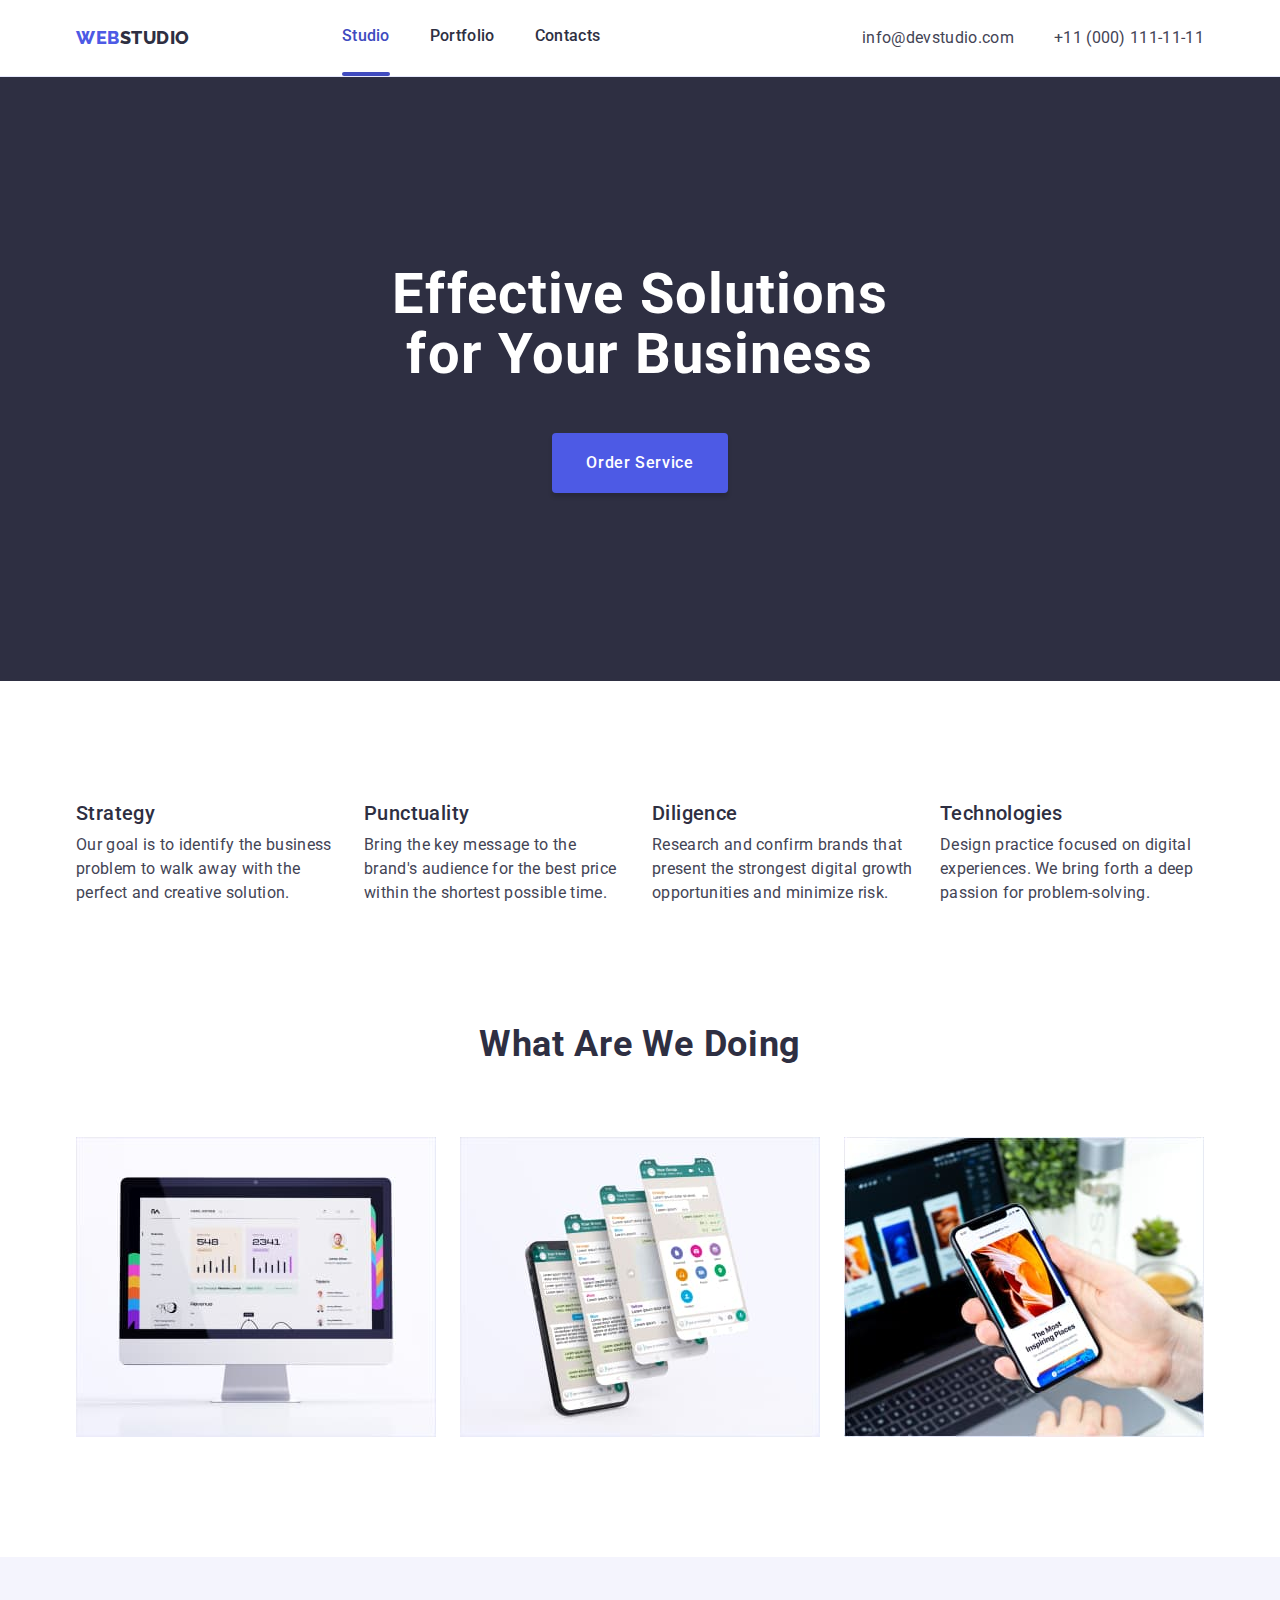
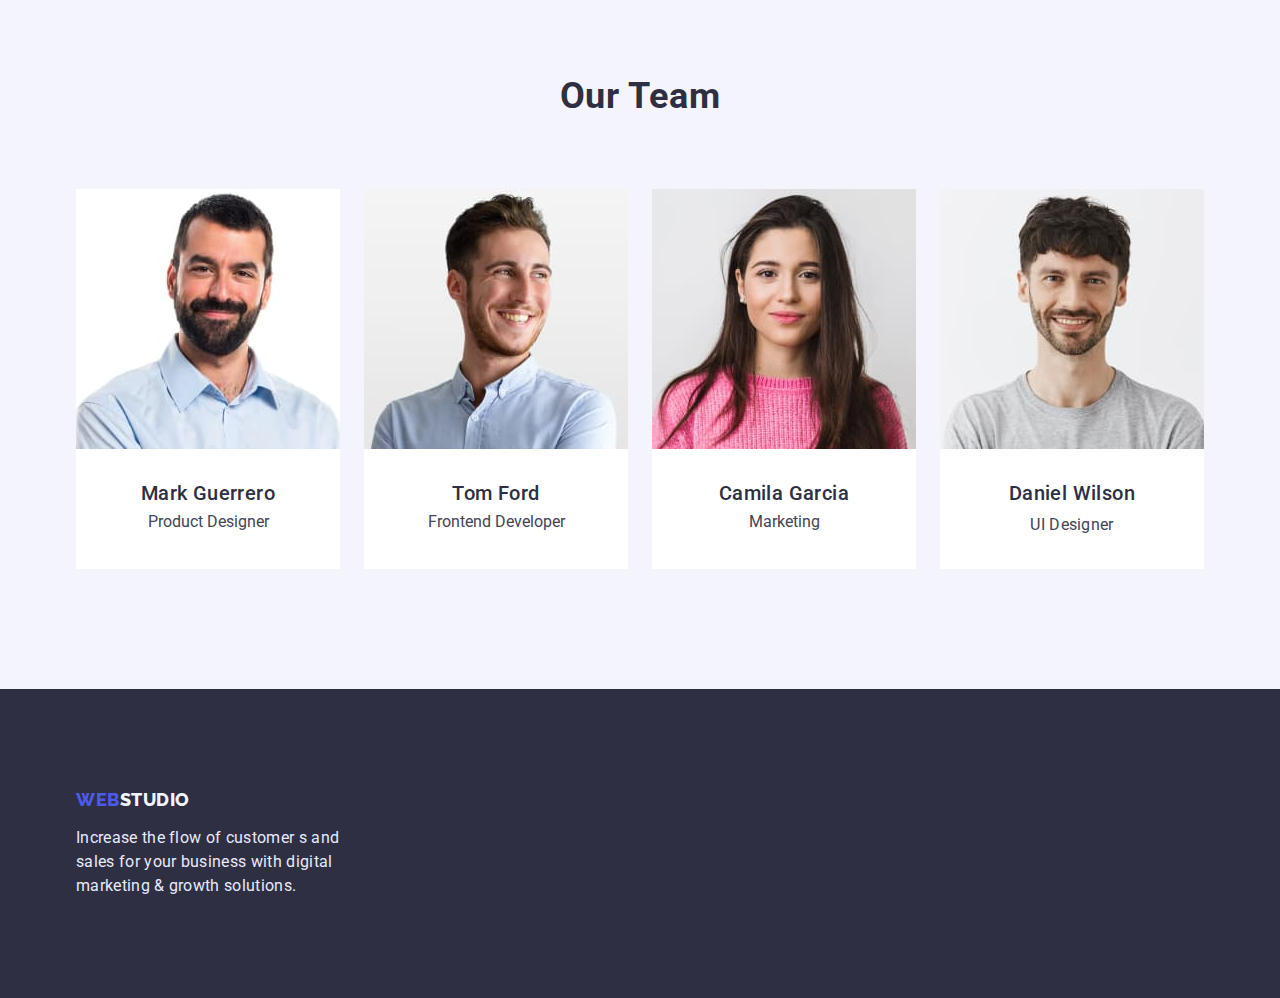
<file: index.html>
<!DOCTYPE html>
<html lang="en">
  <head>
    <meta charset="UTF-8" />
    <meta http-equiv="X-UA-Compatible" content="IE=edge" />
    <meta name="viewport" content="width=device-width, initial-scale=1.0" />
    <title>WebStudio</title>
    <link rel="preconnect" href="https://fonts.googleapis.com" />
    <link rel="preconnect" href="https://fonts.gstatic.com" crossorigin />
    <link
      href="https://fonts.googleapis.com/css2?family=Raleway:wght@800&family=Roboto:wght@400;500;700&display=swap"
      rel="stylesheet"
    />
    <!--  нормалізатор -->
    <link
      rel="stylesheet"
      href="https://cdnjs.cloudflare.com/ajax/libs/modern-normalize/1.1.0/modern-normalize.css"
      integrity="sha512-Y0MM+V6ymRKN2zStTqzQ227DWhhp4Mzdo6gnlRnuaNCbc+YN/ZH0sBCLTM4M0oSy9c9VKiCvd4Jk44aCLrNS5Q=="
      crossorigin="anonymous"
      referrerpolicy="no-referrer"
    />
    <link rel="stylesheet" href="./css/styles.css" />
  </head>

  <body>
    <header class="header">
      <div class="container header-container">
        <!--LOGO and navigation-->
        <nav class="nav">
          <a class="logo link" href="./index.html">
            <span class="logo-blue">Web</span>Studio</a
          >
          <!-- nav menu   -->
          <ul class="nav-menu list">
            <li class="nav-menu-item current">
              <a  href="./index.html" class="nav-link link current-link" 
                >Studio</a
              >
            </li>

            <li class="nav-menu-item">
              <a class="nav-link link" href="./portfolio.html">Portfolio</a>
            </li>
            <li class="nav-menu-item">
              <a class="nav-link link" href=" ">Contacts</a>
            </li>
          </ul>
        </nav>
        <!--Contacts  email & phone-->
        <address>
          <ul class="address list">
            <li>
              <a class="address-link link" href="mailto:info@devstudio.com"
                >info@devstudio.com</a
              >
            </li>
            <li>
              <a class="address-link link" href="tel:+110001111111"
                >+11 (000) 111-11-11</a
              >
            </li>
          </ul>
        </address>
      </div>
    </header>

    <main>
      <!--The HERO section-->
      <section class="hero section">
        <div class="container">
          <h1 class="hero-title">Effective Solutions for Your Business</h1>
        <button class="hero-button" type="button">Order Service</button>
        </div>
        
      </section>

      <!--list of  solutions-->
      <section class="solutions section">
        <div class="container solution-container">
          <h2 class="visually-hidden">solutions</h2>
          <ul class="solution-list list">
            <li class="solution-item">
              <h3 class="section-subtitle">Strategy</h3>
              <p class="section-text">
                Our goal is to identify the business problem to walk away with
                the perfect and creative solution.
              </p>
            </li>
            <li class="solution-item">
              <h3 class="section-subtitle">Punctuality</h3>
              <p class="section-text">
                Bring the key message to the brand's audience for the best price
                within the shortest possible time.
              </p>
            </li>
            <li class="solution-item">
              <h3 class="section-subtitle">Diligence</h3>
              <p class="section-text">
                Research and confirm brands that present the strongest digital
                growth opportunities and minimize risk.
              </p>
            </li>
            <li class="solution-item">
              <h3 class="section-subtitle">Technologies</h3>
              <p class="section-text">
                Design practice focused on digital experiences. We bring forth a
                deep passion for problem-solving.
              </p>
            </li>
            </ul>
        </div>
      </section>
      <!--What are we doing-->
      <section class="galeria section">
        <div class="container">
          <h2 class="section-title">What are we doing</h2>
          <ul class="galeria-list list">
            <li class="galeria-item">
              <img
                src="./images/what-are-we-doing/imaccomputer.jpg"
                alt="IMac Computer"
                width="360"
                height="300"
              />
            </li>
            <li class="galeria-item">
            
              <img
                src="./images/what-are-we-doing/smartphone.jpg"
                alt="Smartphone"
                width="360"
                height="300"
              />
            </li>
            <li class="galeria-item"> 
            
              <img
                src="./images/what-are-we-doing/laptopsmartphone.jpg"
                alt="laptop & smartphone"
                width="360"
                height="300"
              />
            </li>
          </ul>
        </div>
      </section>
      <!-- Our Team -->
      <section class="team section">
        <div class="container">
          <h2 class="section-title">Our Team</h2>
          <ul class="team-list list">
            <li class="team-member">
              <img
                src="./images/our-team/markguerrero.jpg"
                alt="Mark Guerrero  ProductDesigner"
                width="264"
                height="260"
              />
              <div class="team-members-name">
                <h3 class="section-subtitle">Mark Guerrero</h3>
                <p class="sectionst-text">Product Designer</p>
              </div>
            </li>
            <li class="team-member">
              <img
                src="./images/our-team/tomford.jpg"
                alt="Tom Ford
            Frontend Developer"
                width="264"
                height="260"
              />
              <div class="team-members-name">
                <h3 class="section-subtitle">Tom Ford</h3>
                <p class="sectionst-text">Frontend Developer</p>
              </div>
            </li>
            <li class="team-member">
              <img
                src="./images/our-team/camilagarcia.jpg"
                alt="Camila Garcia
            Marketing"
                width="264"
                height="260"
              />
              <div class="team-members-name">
                <h3 class="section-subtitle">Camila Garcia</h3>
                <p class="sectionst-text">Marketing</p>
              </div>
            </li>
            <li class="team-member">
              <img
                src="./images/our-team/danielwilson.jpg"
                alt="Daniel Wilson
            UI Designer"
                width="264"
                height="260"
              />
              <div class="team-members-name"><h3 class="section-subtitle">Daniel Wilson</h3>
              <p class="section-text">UI Designer</p>
            </div>
              
            </li>
        </div>
      </section>
    </main>

    <footer class="footer">
      <div class="container">
        <a class="footer-logo link" href="./index.html">
          <span class="logo-blue">Web</span>Studio</a
        >
        <p class="footer-text">
          Increase the flow of customer s and sales for your business with
          digital marketing & growth solutions.
        </p>
      </div>
    </footer>
  </body>
</html>
</file>
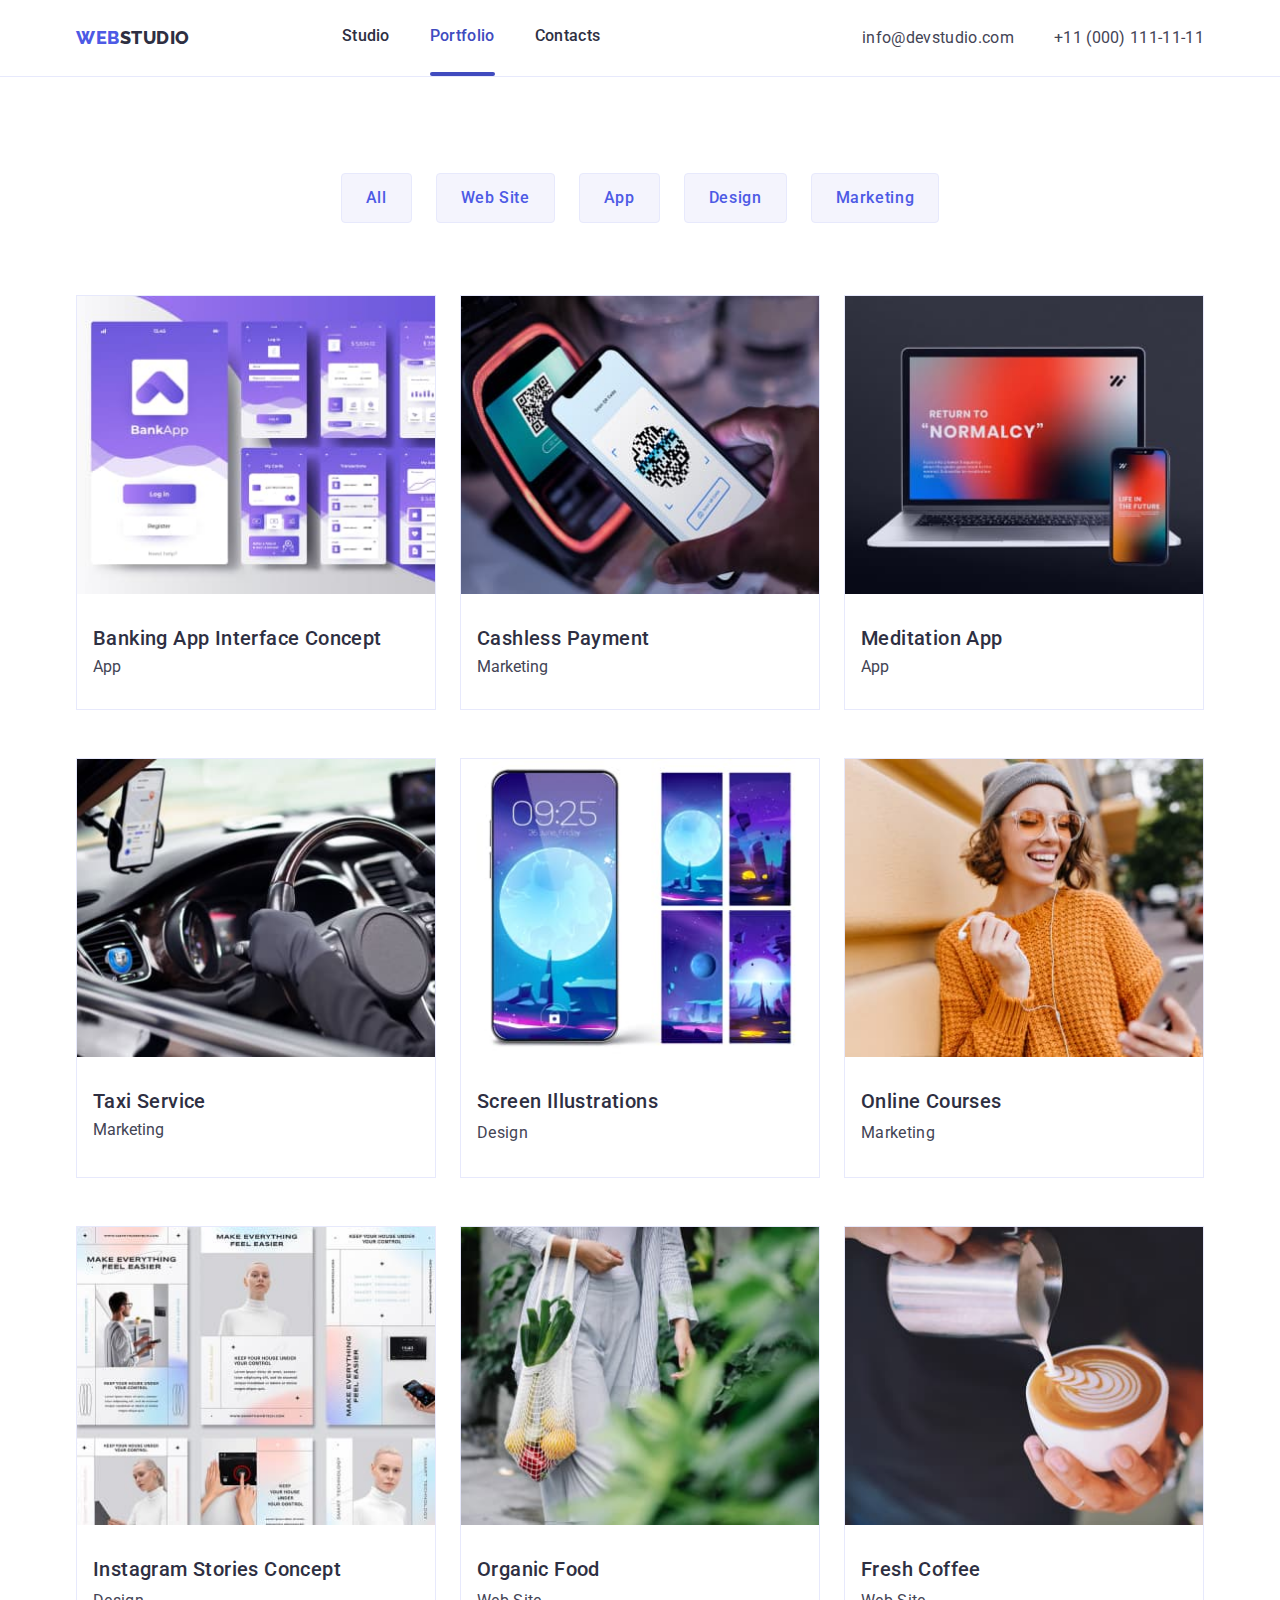
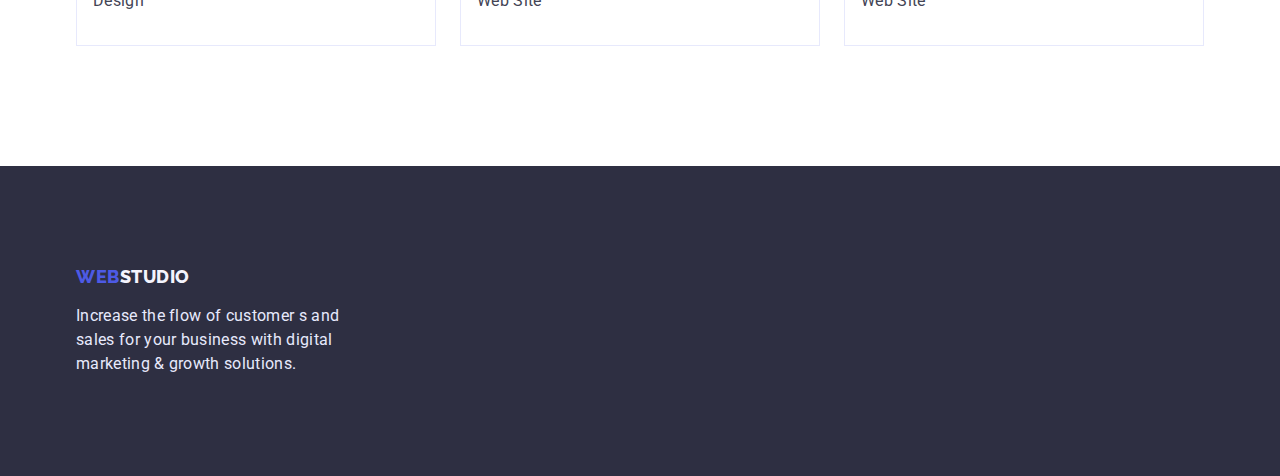
<file: portfolio.html>
<!DOCTYPE html>
<html lang="en">
  <head>
    <meta charset="UTF-8" />
    <meta http-equiv="X-UA-Compatible" content="IE=edge" />
    <meta name="viewport" content="width=device-width, initial-scale=1.0" />
    <title>Portfolio</title>

    <link rel="preconnect" href="https://fonts.googleapis.com" />
    <link rel="preconnect" href="https://fonts.gstatic.com" crossorigin />
    <link
      href="https://fonts.googleapis.com/css2?family=Raleway:wght@800&family=Roboto:wght@400;500;700&display=swap"
      rel="stylesheet"
    />
    <!-- нормалізатор -->
    <link
      rel="stylesheet"
      href="https://cdnjs.cloudflare.com/ajax/libs/modern-normalize/1.1.0/modern-normalize.css"
      integrity="sha512-Y0MM+V6ymRKN2zStTqzQ227DWhhp4Mzdo6gnlRnuaNCbc+YN/ZH0sBCLTM4M0oSy9c9VKiCvd4Jk44aCLrNS5Q=="
      crossorigin="anonymous"
      referrerpolicy="no-referrer"
    />
    <link rel="stylesheet" href="./css/styles.css" />
  </head>
  <body>
    <header class="header">
      <div class="container header-container">
        <!--LOGO and navigation-->
        <nav class="nav">
          <a class="logo link" href="./index.html">
            <span class="logo-blue">Web</span>Studio</a
          >
          <!-- nav menu   -->
          <ul class="nav-menu list">
            <li class="nav-menu-item ">
              <a class="nav-link link " href="./index.html"
                >Studio</a
              >
            </li>

            <li class="nav-menu-item  current">
              <a class="nav-link link  current-link" href="./portfolio.html">Portfolio</a>
            </li>
            <li class="nav-menu-item">
              <a class="nav-link link" href=" ">Contacts</a>
            </li>
          </ul>
        </nav>
        <!--Contacts  email & phone-->
        <address>
          <ul class="address list">
            <li>
              <a class="address-link link" href="mailto:info@devstudio.com"
                >info@devstudio.com</a
              >
            </li>
            <li>
              <a class="address-link link" href="tel:+110001111111"
                >+11 (000) 111-11-11</a
              >
            </li>
          </ul>
        </address>
      </div>
    </header>
    <main>
      <section class="portfolio section">
        <div class="container">
          <h1 class="visually-hidden">Portfolio</h1>
          <ul class="filter list">
            <li class="filter-item">
              <button class="filter-button" type="button">All</button>
            </li>
            <li class="filter-item">
              <button class="filter-button" type="button">Web Site</button>
            </li>
            <li class="filter-item">
              <button class="filter-button" type="button">App</button>
            </li>
            <li class="filter-item">
              <button class="filter-button" type="button">Design</button>
            </li>
            <li class="filter-item">
              <button class="filter-button" type="button">Marketing</button>
            </li>
          </ul>

          <ul class="portfolio-list list">
            <li class="portfolio-item">
              <img
                src="./images/portfolio-gallery/banking-app-interface-concept.jpg"
                alt="banking-app-interface-concept"
                width="360"
                height="300"
              />
              <div class="portfolio-list-text" ><h2 class="section-subtitle">Banking App Interface Concept</h2>
              <p class="portfolio-text">App</p></div>
            </li>
            <li class="portfolio-item">
              <img
                src="./images/portfolio-gallery/cashless-payment.jpg"
                alt="cashless-payment"
                width="360"
                height="300"
              />
              <div class="portfolio-list-text"><h2 class="section-subtitle">Cashless Payment</h2>
              <p class="portfolio-text">Marketing</p></div>
            </li>
            <li class="portfolio-item">
              <img
                src="./images/portfolio-gallery/meditation-app.jpg"
                alt="meditation-app"
                width="360"
                height="300"
              />
              <div class="portfolio-list-text" ><h2 class="section-subtitle">Meditation App</h2>
              <p class="portfolio-text">App</p></div>
            </li>
            <li class="portfolio-item">
              <img
                src="./images/portfolio-gallery/taxi-service.jpg"
                alt="taxi-service"
                width="360"
                height="300"
              />
             <div class="portfolio-list-text">  <h2 class="section-subtitle">Taxi Service</h2>
              <p class="portfolio-text">Marketing</p></div>
            </li>
            <li class="portfolio-item">
              <img
                src="./images/portfolio-gallery/screen-illustrations.jpg"
                alt="screen-illustrations"
                width="360"
                height="300"
              />
              <div class="portfolio-list-text"> <h2 class="section-subtitle">Screen Illustrations</h2>
              <p class="section-text">Design</p></div>
            </li>
            <li class="portfolio-item">
              <img
                src="./images/portfolio-gallery/online-courses.jpg"
                alt="online-courses"
                width="360"
                height="300"
              />
              <div class="portfolio-list-text" > <h2 class="section-subtitle">Online Courses</h2>
              <p class="section-text">Marketing</p></div>
            </li>
            <li class="portfolio-item">
              <img
                src="./images/portfolio-gallery/instagram-stories-concept.jpg"
                alt="instagram-stories-concept"
                width="360"
                height="300"
              />
              <div class="portfolio-list-text" ><h2 class="section-subtitle">Instagram Stories Concept</h2>
              <p class="section-text">Design</p></div>
            </li>
            <li class="portfolio-item">
              <img
                src="./images/portfolio-gallery/organic-food.jpg"
                alt="organic-food"
                width="360"
                height="300"
              />
              <div class="portfolio-list-text" ><h2 class="section-subtitle">Organic Food</h2>
              <p class="section-text">Web Site</p></div>
            </li>
            <li class="portfolio-item">
              <img
                src="./images/portfolio-gallery/fresh-coffee.jpg"
                alt="fresh-coffee"
                width="360"
                height="300"
              />
              <div class="portfolio-list-text"  > <h2 class="section-subtitle">Fresh Coffee</h2>
              <p class="section-text">Web Site</p>
            </li>
          </ul>
        </div>
      </section>
    </main>
    <footer class="footer">
      <div class="container">
        <a class="footer-logo link" href="./index.html">
          <span class="logo-blue">Web</span>Studio</a
        >
        <p class="footer-text">
          Increase the flow of customer s and sales for your business with
          digital marketing & growth solutions.
        </p>
      </div>
    </footer>
  </body>
</html>
</file>
<file: css/styles.css>
/* Для зберігання палітри кольорів макета (текст, фон, виділення) використовуємо CSS-змінні.  */
:root {
  --t-color-primery: #2e2f42;
  --t-color-secondary: #434455;
  --t-color-portfolio-title: #ffffff;
  --footer-logo-text-color: #f4f4fd;
  --footer-text-color: #e7e9fc;
  --hero-title-color: #ffffff; /*headers background color & main section color Portfolio*/
  --logo-blue-color: #4d5ae5;

  /*backgrounds colors*/

  --background-hero-footer: #2e2f42;
  --background-primery: #ffffff; /*background 
  main section*/
  --background-secondary: #f4f4fd; /* background ourt team section , filters button background*/
  --btn-color-primery: #4d5ae5;
  --btn-color-secondary: #404bbf;
}

h1,
h2,
h3,
h4,
p {
  margin-top: 0;
  margin-bottom: 0;
}

ul,
ol {
  margin-top: 0;
  margin-bottom: 0;
  padding-left: 0;
}

img {
  display: block;
  max-width: 100%;
  height: auto;
}

button {
  cursor: pointer;
}

body {
  color: var(--t-color-secondary);
  background-color: var(--background-primery);
  font-family: 'Roboto', sans-serif;
  font-size: 16px;
}

.container {
  width: 1158px;
  margin-left: auto;
  margin-right: auto;
  padding-right: 15px;
  padding-left: 15px;

  /*outline: 1px solid violet;*/
}

/*hidden titel section solution*/
.visually-hidden {
  position: absolute;
  width: 1px;
  height: 1px;
  margin: -1px;
  border: 0;
  padding: 0;

  white-space: nowrap;
  clip-path: inset(100%);
  clip: rect(0 0 0 0);
  overflow: hidden;
}
/*sections*/

.section {
  padding: 120px 0;
}
.section-title {
  color: var(--t-color-primery);
  font-size: 36px;
  line-height: 1.11;
  letter-spacing: 0.02em;
  text-align: center;
  text-transform: capitalize;

  margin-bottom: 72px;
}

.section-subtitle {
  color: var(--t-color-primery);
  font-weight: 500;
  font-size: 20px;
  line-height: 1.2;
  letter-spacing: 0.02em;

  margin-bottom: 8px;
}

.section-text {
  line-height: 1.5;
  letter-spacing: 0.02em;
  color: var(--t-color-secondary);
}
/*heder* section*/
.header-container {
  display: flex;
  align-items: center;
}

.header {
  background-color: var(--background-primery);
  border-bottom: 1px solid var(--footer-text-color);
}

/*navigation*/
.logo {
  font-family: 'Raleway', sans-serif;
  font-weight: 800;
  font-size: 18px;
  line-height: 1.33;
  letter-spacing: 0.03em;
  text-transform: uppercase;
  color: var(--t-color-primery);
  margin-right: 76px;
}

.logo-blue {
  color: var(--logo-blue-color);
}

.nav {
  align-items: center;
  display: flex;
  margin-right: auto;
  gap: 76px;
}

.nav-menu {
  display: flex;
  gap: 40px;
}

.nav-link {
  font-weight: 500;
  line-height: 1.5;
  letter-spacing: 0.02em;
  color: var(--t-color-primery);
  display: block;
  padding-top: 24px;
  padding-bottom: 24px;
}

.nav-link:hover,
.nav-link:focus {
  color: var(--btn-color-secondary);
}

.current-link {
  color: var(--btn-color-secondary);
}

.current::after {
  content: '';
  bottom: -1px;
  display: block;
  width: 100%;
  height: 4px;
  border-radius: 2px;
  background-color: var(--btn-color-secondary);
}
/*address*/
.address {
  display: flex;
  gap: 40px;
}

.list {
  list-style: none;
}

.link {
  text-decoration: none;
}

.address-link {
  line-height: 1.5;
  letter-spacing: 0.02em;
  color: var(--t-color-secondary);
  font-style: normal;

  display: block;
  padding-top: 24px;
  padding-bottom: 24px;
}

.address-link:hover,
.address-link:focus {
  color: var(--btn-color-secondary);
}

/*HERO section*/

.hero {
  text-align: center;
  background-color: var(--background-hero-footer);
  padding: 188px 0;
}

.hero-title {
  font-size: 56px;
  line-height: 1.07;
  color: var(--hero-title-color);
  letter-spacing: 0.02em;
  width: 500px;
  margin-left: auto;
  margin-right: auto;
  margin-bottom: 48px;
}

.hero-button {
  padding: 16px 32px;
  text-align: center;
  cursor: pointer;
  border-color: transparent;
  letter-spacing: 0.04em;
  font-family: inherit;
  font-weight: 500;
  font-size: 16px;
  line-height: 1.5;
  color: var(--hero-title-color);
  background-color: var(--btn-color-primery);
  box-shadow: 0px 4px 4px rgba(0, 0, 0, 0.15);
  border-radius: 4px;
}

.hero-button:hover,
.hero-button:focus {
  background-color: var(--btn-color-secondary);
}

/*SOLUTIONS*/
.solutions {
  padding-bottom: 0;
}
.solution-list {
  display: flex;
  gap: 24px;
}

.solution-item {
  flex-basis: calc((100% - 72px) / 4);
}

/*what are we doing*/

.galeria-list {
  display: flex;
  gap: 24px;
}

.galeria-item {
  border: border 1px solid var(--footer-text-color);
  flex-basis: calc((100% - 48px) / 3);
}

/*team*/

.team {
  background-color: var(--background-secondary);
}

.team-list {
  display: flex;
  flex-wrap: wrap;
  gap: 24px;
}

.team-member {
  flex-basis: calc((100% - 72px) / 4);
  background-color: var(--background-primery);
  text-align: center;
}
.team-members-name {
  padding: 32px 0;
}
/*footer*/

.footer {
  background-color: var(--background-hero-footer);
  padding-top: 100px;
  padding-bottom: 100px;
}

.footer-logo {
  font-family: 'Raleway', sans-serif;
  font-weight: 800;
  font-size: 18px;
  line-height: 1.17;
   letter-spacing: 0.03em;
   text-transform: uppercase;
  color: var(--footer-logo-text-color);
}

.footer-text {
  line-height: 1.5;
  letter-spacing: 0.02em;
  color: var(--footer-text-color);

  margin-top: 16px;
  width: 264px;
}

/* portfolio*/

.portfolio {
  background-color: var(--background-primery);
  padding-top: 96px;
}

.filter {
  display: flex;
  justify-content: center;
  margin-bottom: 72px;
  flex-wrap: wrap;
  gap: 24px;
}

.portfolio-list {
  display: flex;
  flex-wrap: wrap;
  row-gap: 48px;
  column-gap: 24px;
}

.portfolio-item {
  border: 1px solid var(--footer-text-color);
  flex-basis: calc((100% - 48px) / 3);
}

.filter-button {
  color: var(--btn-color-primery);
  background-color: var(--background-secondary);
  /* button text */
  font-family: 'Roboto';
  font-style: normal;
  font-weight: 500;
  font-size: 16px;
  line-height: 1.5;
  /* identical to box height, or 150% */
  display: flex;
  align-items: center;
  text-align: center;
  letter-spacing: 0.04em;
  border: 1px solid var(--footer-text-color);
  border-radius: 4px;

  padding: 12px 24px;
}

.filter-button:hover,
.filter-button:focus {
  color: var(--hero-title-color);
  background-color: var(--btn-color-secondary);
  box-shadow: 0px 3px 1px rgba(0, 0, 0, 0.1), 0px 2px 1px rgba(0, 0, 0, 0.08),
    0px 2px 2px rgba(0, 0, 0, 0.12);
  border-radius: 4px;
}

.portfolio-list-text {
  padding: 32px 0 32px 16px;
}
</file>
